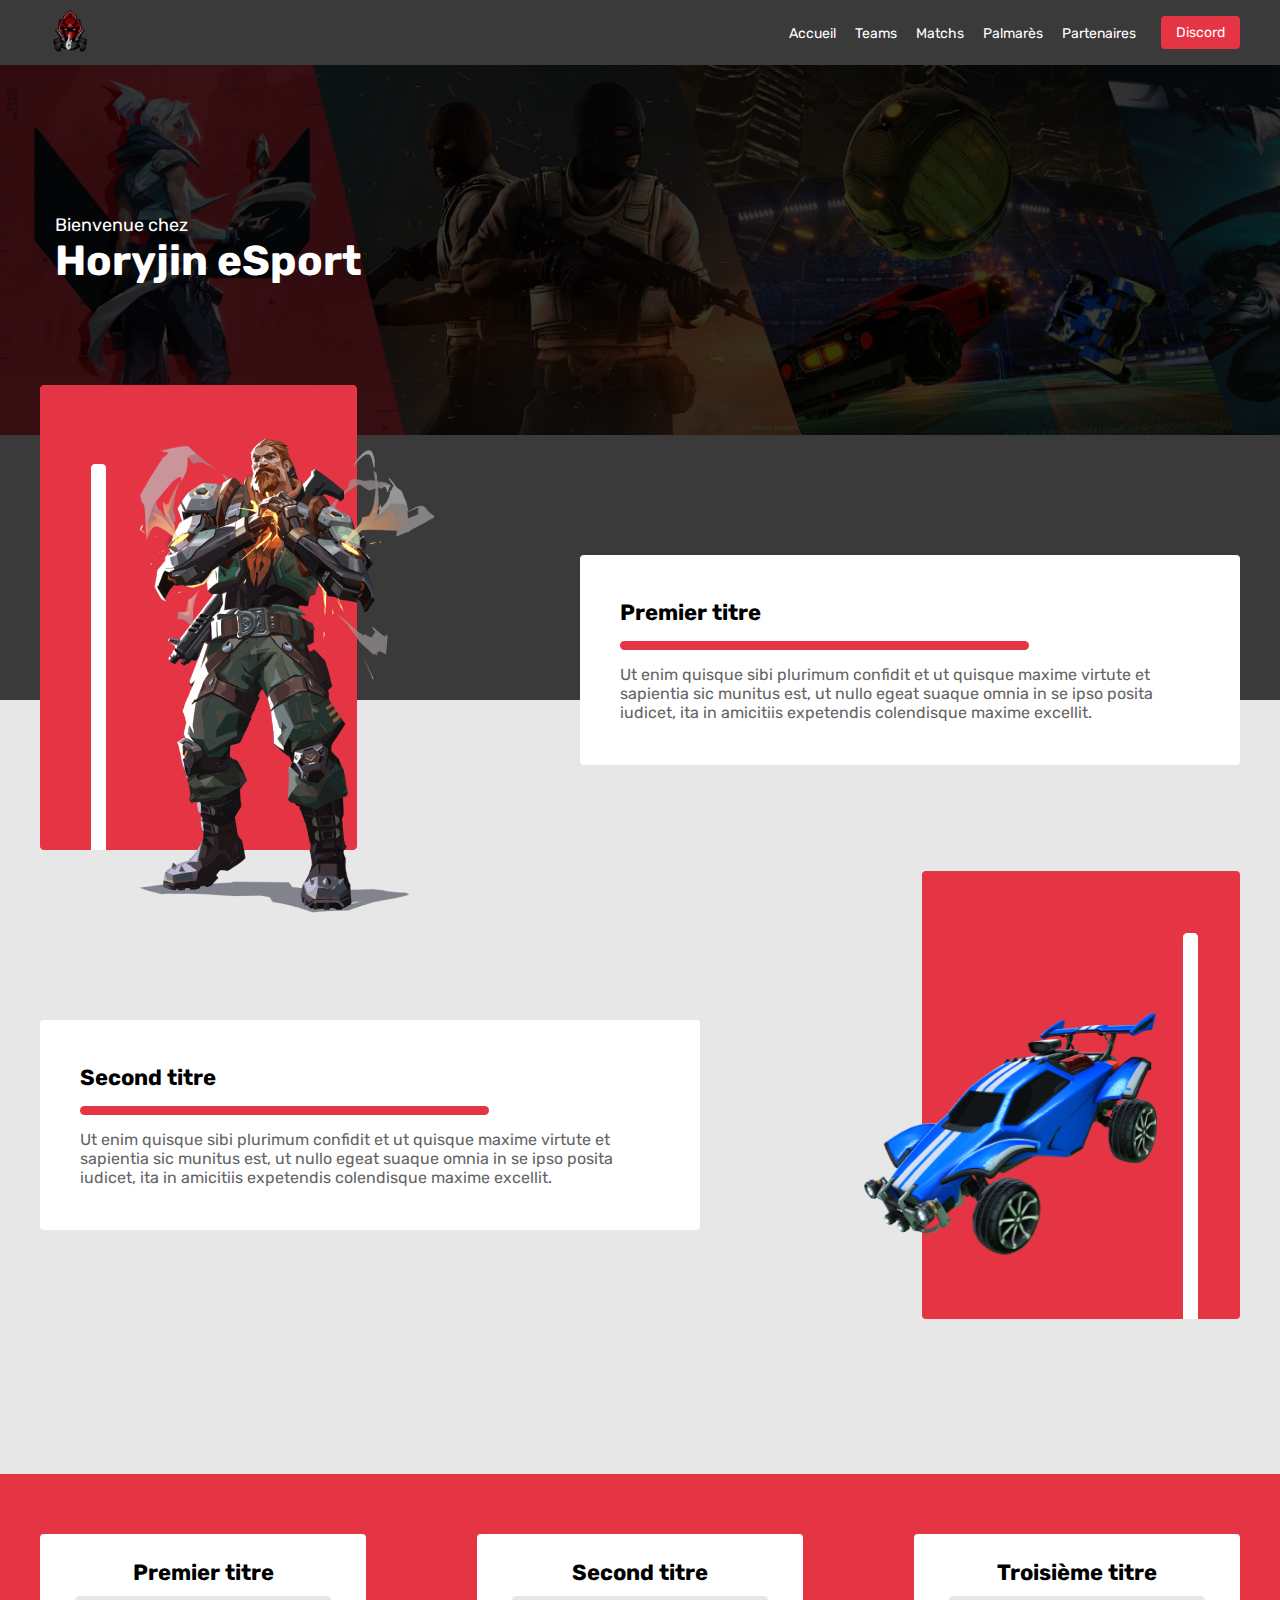
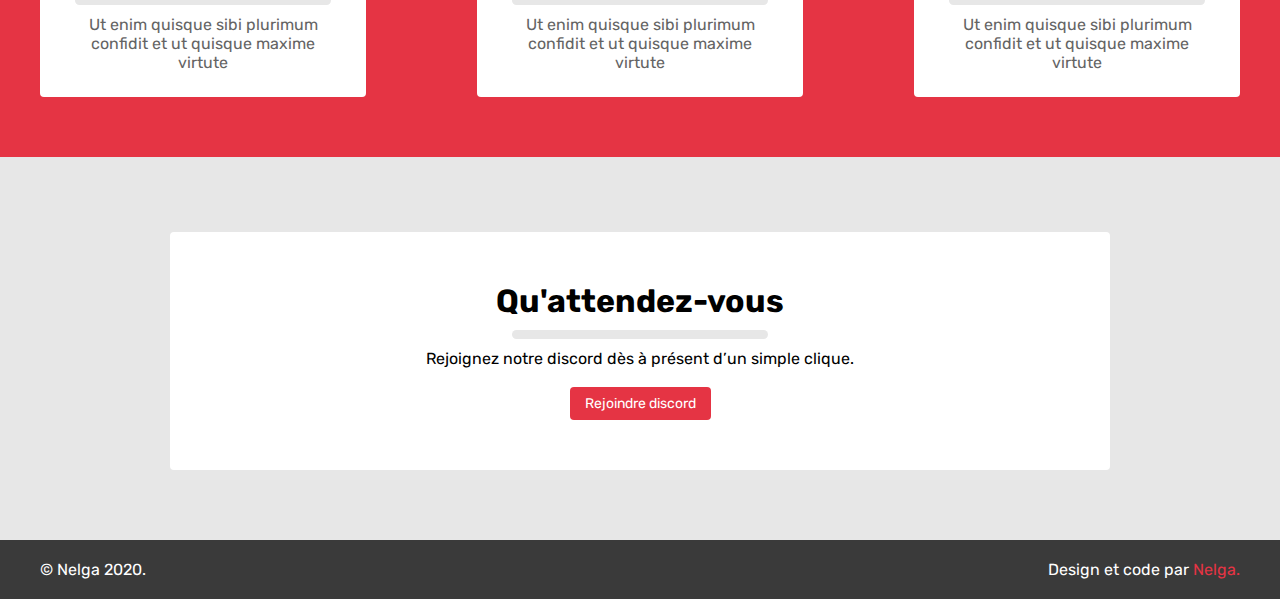
<file: index.html>
<!-- Code par Nelga | www.nelga.fr -->

<!DOCTYPE html>
<html lang="fr" dir="ltr">
  <head>
    <meta charset="utf-8">
    <title>Horyjin Esport - Communauté Multigaming</title>
    <link rel="stylesheet" href="css/master.css">
    <link rel="stylesheet" href="css/header.css">
    <link rel="stylesheet" href="css/main.css">
    <link rel="stylesheet" media="screen and (max-width: 1070px)" href="responsive/main-responsive.css" type="text/css" />
    <link rel="stylesheet" media="screen and (max-width: 670px)" href="responsive/nope.css" type="text/css" />
    <link href="https://fonts.googleapis.com/css2?family=Rubik&display=swap" rel="stylesheet">
  </head>
  <body>
    <div class="nope">
      <div class="nope-msg">
        <p>Mmm.. votre écran est trop petit pour voir le site correctement.</p>
      </div>
    </div>
    <header class="header">
      <div class="header-sizing">
        <div class="logo">
          <img src="images/logo.png" alt="Logo">
        </div>
        <div class="navbar">
          <div class="menu">
            <a href="index.html">Accueil</a>
            <a href="teams">Teams</a>
            <a href="matchs">Matchs</a>
            <a href="palmares">Palmarès</a>
            <a href="partenaires">Partenaires</a>
          </div>
          <div class="discord-btn">
            <a href="https://lien.fr/" class="d-btn">Discord</a>
          </div>
        </div>
      </div>
    </header>
    <main class="content">
      <div class="welcome-msg">
        <div class="text">
          <h4 class="w-msg-title">Bienvenue chez</h4>
          <h1 class="w-msg-black">Horyjin eSport</h1>
        </div>
      </div>
      <div class="line-black">
        <div class="line-black-sizing">
          <div class="hero-img">
            <img src="images/hero1.png" alt="">
          </div>
          <div class="hero-text">
            <div class="hero-text-content">
              <h3 class="hero-title">Premier titre</h3>
              <div class="hero-line"></div>
              <p class="hero-p">Ut enim quisque sibi plurimum confidit et ut quisque maxime virtute et sapientia sic munitus est, ut nullo egeat suaque omnia in se ipso posita iudicet, ita in amicitiis expetendis colendisque maxime excellit. </p>
            </div>
          </div>
        </div>
      </div>
      <div class="second-hero">
        <div class="line-black-sizing">
          <div class="hero-text">
            <div class="hero-text-content">
              <h3 class="hero-title">Second titre</h3>
              <div class="hero-line"></div>
              <p class="hero-p">Ut enim quisque sibi plurimum confidit et ut quisque maxime virtute et sapientia sic munitus est, ut nullo egeat suaque omnia in se ipso posita iudicet, ita in amicitiis expetendis colendisque maxime excellit. </p>
            </div>
          </div>
          <div class="hero-img">
            <img src="images/rkbanner.svg" alt="">
          </div>
        </div>
      </div>
      <div class="triple-argument">
        <div class="triple-sizing">
          <div class="argument-type">
            <h1 class="argument-title">Premier titre</h1>
            <div class="argument-line"></div>
            <p class="argument-p">Ut enim quisque sibi plurimum confidit et ut quisque maxime virtute </p>
          </div>
          <div class="argument-type">
            <h1 class="argument-title">Second titre</h1>
            <div class="argument-line"></div>
            <p class="argument-p">Ut enim quisque sibi plurimum confidit et ut quisque maxime virtute </p>
          </div>
          <div class="argument-type">
            <h1 class="argument-title">Troisième titre</h1>
            <div class="argument-line"></div>
            <p class="argument-p">Ut enim quisque sibi plurimum confidit et ut quisque maxime virtute </p>
          </div>
        </div>
      </div>
      <div class="join">
        <div class="join-sizing">
          <div class="join-box">
            <h1 class="join-title">Qu'attendez-vous</h1>
            <div class="argument-line"></div>
            <p class="join-p">Rejoignez notre discord dès à présent d’un simple clique.</p><br>
            <a href="lien discord" class="d-btn">Rejoindre discord</a>
          </div>
        </div>
      </div>
      <div class="footer-main">
        <div class="footer-sizing">
          <div class="copyright">
            <p class="copy-text">© Nelga 2020.</p>
          </div>
          <div class="author">
            <p class="copy-text">Design et code par <a href="https://www.nelga.fr/" class="author-link">Nelga.</a></p>
          </div>
        </div>
      </div>
    </main>
  </body>
</html>
</file>
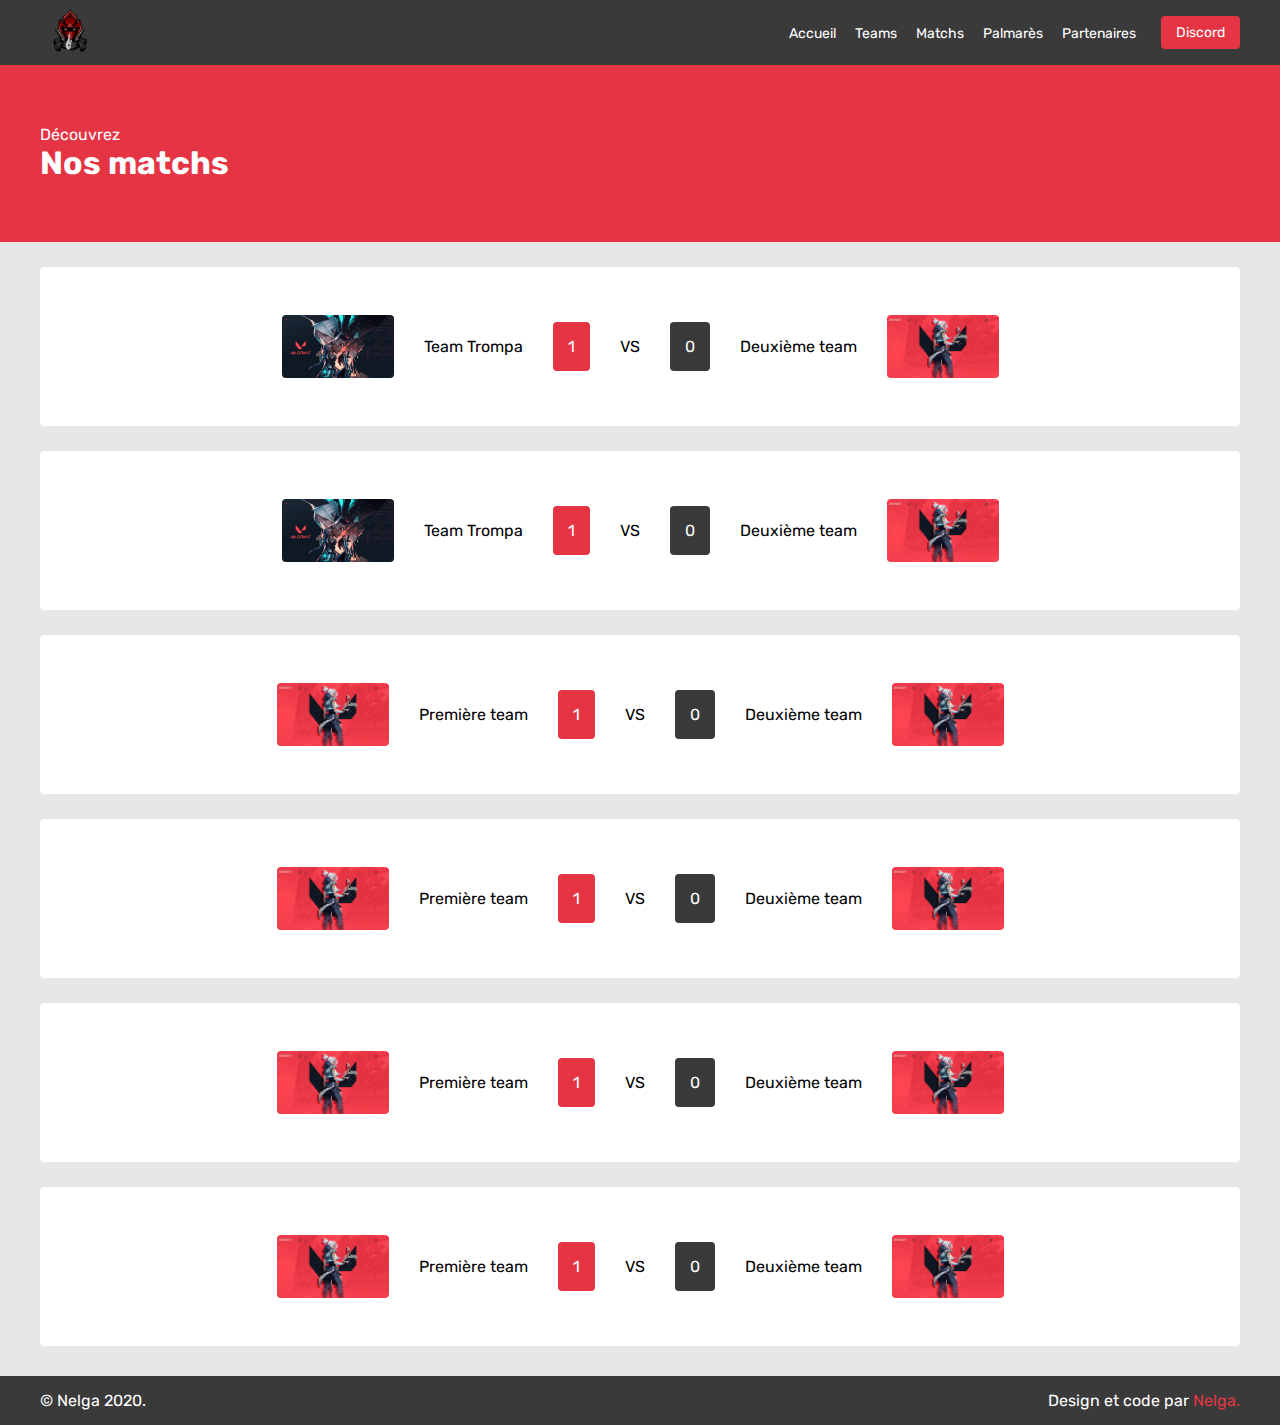
<file: matchs/index.html>
<!-- Code par Nelga | www.nelga.fr -->

<!DOCTYPE html>
<html lang="fr" dir="ltr">
  <head>
    <meta charset="utf-8">
    <title>Nos matchs</title>
    <link rel="stylesheet" href="../css/header.css">
    <link rel="stylesheet" href="../css/master.css">
    <link rel="stylesheet" href="../css/teams.css">
    <link rel="stylesheet" href="../css/matchs.css">
    <link rel="stylesheet" media="screen and (max-width: 860px)" href="../responsive/nope.css" type="text/css" />
    <link href="https://fonts.googleapis.com/css2?family=Rubik&display=swap" rel="stylesheet">
  </head>
  <body>
    <div class="nope">
      <div class="nope-msg">
        <p>Mmm.. votre écran est trop petit pour voir le site correctement.</p>
      </div>
    </div>
    <header class="header">
      <div class="header-sizing">
        <div class="logo">
          <img src="../images/logo.png" alt="Logo">
        </div>
        <div class="navbar">
          <div class="menu">
            <a href="../index.html">Accueil</a>
            <a href="../teams">Teams</a>
            <a href="../matchs">Matchs</a>
            <a href="../palmares">Palmarès</a>
            <a href="../partenaires">Partenaires</a>
          </div>
          <div class="discord-btn">
            <a href="D" class="d-btn">Discord</a>
          </div>
        </div>
      </div>
    </header>
    <main class="teams-main">
      <div class="teams-header">
        <div class="teams-header-sizing">
          <div class="teams-title">
            <p>Découvrez</p>
            <h1>Nos matchs</h1>
          </div>
        </div>
      </div>
    </main>

    <!-- Copier ici -->
    <div class="matchs">
      <div class="matchs-sizing">
        <div class="matchs-box">
          <img class="team-img" src="../images/valorant.jpg" alt="">
          <p class="matchs-name">Team Trompa</p>
          <div class="win">
            <p>1</p>
          </div>
          <p class="matchs-name">VS</p>
          <div class="lose">
            <p>0</p>
          </div>
          <p class="matchs-name">Deuxième team</p>
          <img class="team-img" src="../images/1073337.jpg" alt="">
        </div>
      </div>
    </div>
    <!-- Copier ici -->

    <!-- Copier ici -->
    <div class="matchs">
      <div class="matchs-sizing">
        <div class="matchs-box">
          <img class="team-img" src="../images/valorant.jpg" alt="">
          <p class="matchs-name">Team Trompa</p>
          <div class="win">
            <p>1</p>
          </div>
          <p class="matchs-name">VS</p>
          <div class="lose">
            <p>0</p>
          </div>
          <p class="matchs-name">Deuxième team</p>
          <img class="team-img" src="../images/1073337.jpg" alt="">
        </div>
      </div>
    </div>
    <!-- Copier ici -->

    <!-- Copier ici -->
    <div class="matchs">
      <div class="matchs-sizing">
        <div class="matchs-box">
          <img class="team-img" src="../images/1073337.jpg" alt="">
          <p class="matchs-name">Première team</p>
          <div class="win">
            <p>1</p>
          </div>
          <p class="matchs-name">VS</p>
          <div class="lose">
            <p>0</p>
          </div>
          <p class="matchs-name">Deuxième team</p>
          <img class="team-img" src="../images/1073337.jpg" alt="">
        </div>
      </div>
    </div>
    <!-- Copier ici -->

    <!-- Copier ici -->
    <div class="matchs">
      <div class="matchs-sizing">
        <div class="matchs-box">
          <img class="team-img" src="../images/1073337.jpg" alt="">
          <p class="matchs-name">Première team</p>
          <div class="win">
            <p>1</p>
          </div>
          <p class="matchs-name">VS</p>
          <div class="lose">
            <p>0</p>
          </div>
          <p class="matchs-name">Deuxième team</p>
          <img class="team-img" src="../images/1073337.jpg" alt="">
        </div>
      </div>
    </div>
    <!-- Copier ici -->

    <!-- Copier ici -->
    <div class="matchs">
      <div class="matchs-sizing">
        <div class="matchs-box">
          <img class="team-img" src="../images/1073337.jpg" alt="">
          <p class="matchs-name">Première team</p>
          <div class="win">
            <p>1</p>
          </div>
          <p class="matchs-name">VS</p>
          <div class="lose">
            <p>0</p>
          </div>
          <p class="matchs-name">Deuxième team</p>
          <img class="team-img" src="../images/1073337.jpg" alt="">
        </div>
      </div>
    </div>
    <!-- Copier ici -->

    <!-- Copier ici -->
    <div class="matchs">
      <div class="matchs-sizing">
        <div class="matchs-box">
          <img class="team-img" src="../images/1073337.jpg" alt="">
          <p class="matchs-name">Première team</p>
          <div class="win">
            <p>1</p>
          </div>
          <p class="matchs-name">VS</p>
          <div class="lose">
            <p>0</p>
          </div>
          <p class="matchs-name">Deuxième team</p>
          <img class="team-img" src="../images/1073337.jpg" alt="">
        </div>
      </div>
    </div>
    <!-- Copier ici -->



    <div class="footer">
      <div class="footer-team-sizing">
        <div class="copyright">
          <p class="copy-text">© Nelga 2020.</p>
        </div>
        <div class="author">
          <p class="copy-text">Design et code par <a href="https://www.nelga.fr/" class="author-link">Nelga.</a></p>
        </div>
      </div>
    </div>
  </body>
</html>
</file>
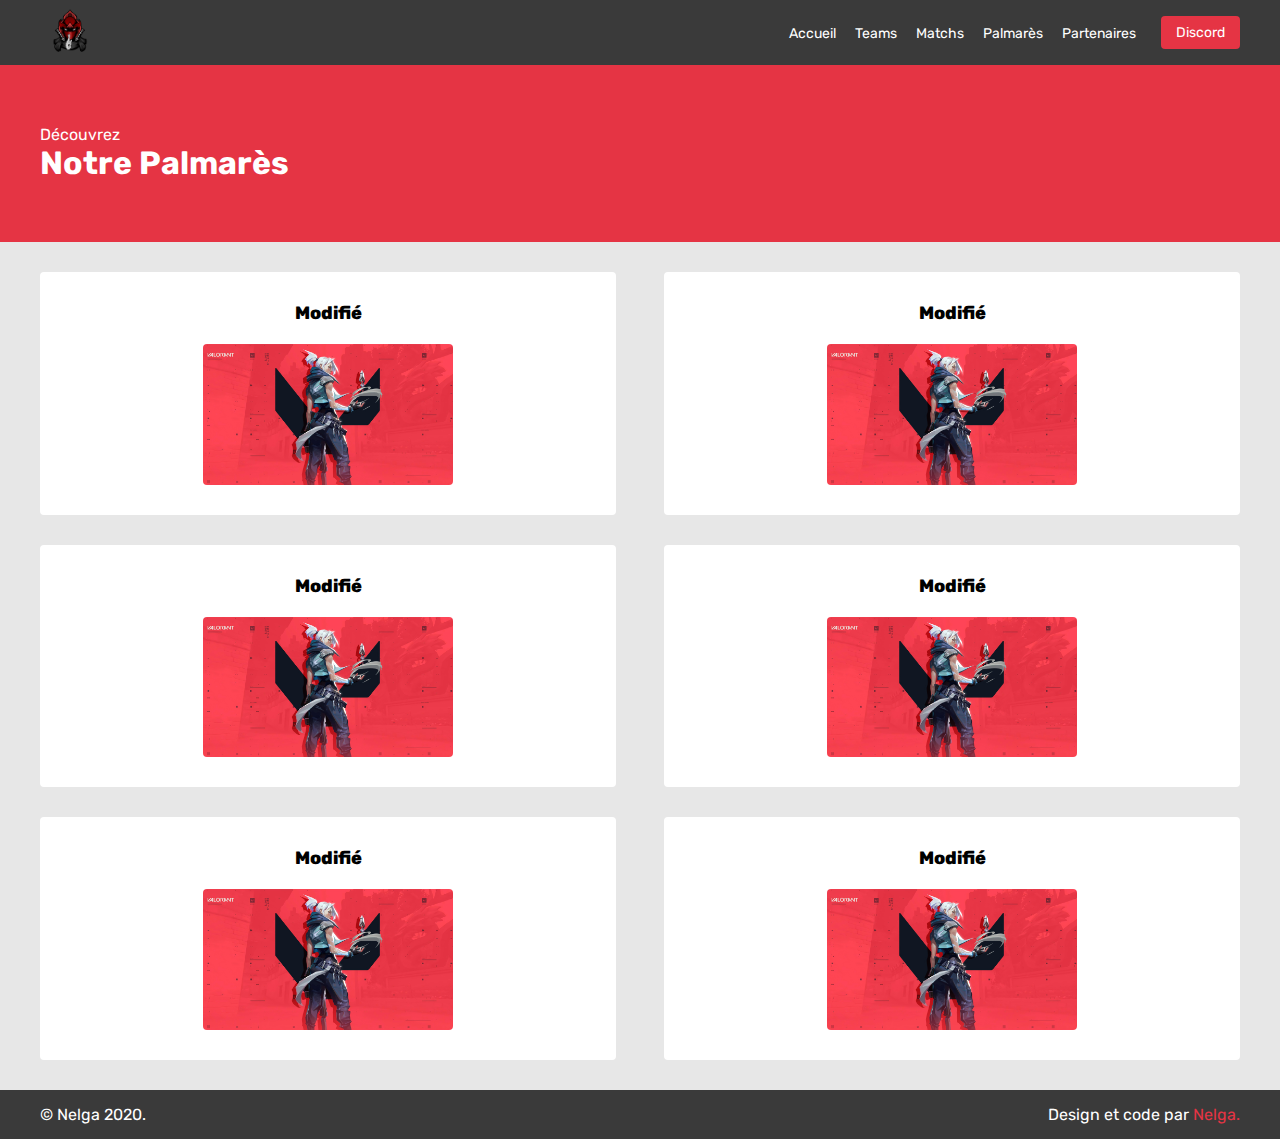
<file: palmares/index.html>
<!-- Code par Nelga | www.nelga.fr -->

<!DOCTYPE html>
<html lang="fr" dir="ltr">
  <head>
    <meta charset="utf-8">
    <title>Notre palmarès</title>
    <link rel="stylesheet" href="../css/header.css">
    <link rel="stylesheet" href="../css/master.css">
    <link rel="stylesheet" href="../css/teams.css">
    <link rel="stylesheet" href="../css/matchs.css">
    <link rel="stylesheet" href="../css/palmares.css">
    <link rel="stylesheet" media="screen and (max-width: 860px)" href="../responsive/nope.css" type="text/css" />
    <link href="https://fonts.googleapis.com/css2?family=Rubik&display=swap" rel="stylesheet">
  </head>
  <body>
    <div class="nope">
      <div class="nope-msg">
        <p>Mmm.. votre écran est trop petit pour voir le site correctement.</p>
      </div>
    </div>
    <header class="header">
      <div class="header-sizing">
        <div class="logo">
          <img src="../images/logo.png" alt="Logo">
        </div>
        <div class="navbar">
          <div class="menu">
            <a href="../index.html">Accueil</a>
            <a href="../teams">Teams</a>
            <a href="../matchs">Matchs</a>
            <a href="../palmares">Palmarès</a>
            <a href="../partenaires">Partenaires</a>
          </div>
          <div class="discord-btn">
            <a href="#" class="d-btn">Discord</a>
          </div>
        </div>
      </div>
    </header>
    <main class="teams-main">
      <div class="teams-header">
        <div class="teams-header-sizing">
          <div class="teams-title">
            <p>Découvrez</p>
            <h1>Notre Palmarès</h1>
          </div>
        </div>
      </div>
    </main>

    <div class="palmares">
      <div class="palmares-sizing">
        <!-- Copier ici -->
        <div class="palm-box">
          <p class="palm-title">Modifié</p>
          <img class="palm-img-size" src="../images/1073337.jpg" alt="">
        </div>
        <!-- Copier ici -->
        <!-- Copier ici -->
        <div class="palm-box">
          <p class="palm-title">Modifié</p>
          <img class="palm-img-size" src="../images/1073337.jpg" alt="">
        </div>
        <!-- Copier ici -->
        <!-- Copier ici -->
        <div class="palm-box">
          <p class="palm-title">Modifié</p>
          <img class="palm-img-size" src="../images/1073337.jpg" alt="">
        </div>
        <!-- Copier ici -->
        <!-- Copier ici -->
        <div class="palm-box">
          <p class="palm-title">Modifié</p>
          <img class="palm-img-size" src="../images/1073337.jpg" alt="">
        </div>
        <!-- Copier ici -->
        <!-- Copier ici -->
        <div class="palm-box">
          <p class="palm-title">Modifié</p>
          <img class="palm-img-size" src="../images/1073337.jpg" alt="">
        </div>
        <!-- Copier ici -->
        <!-- Copier ici -->
        <div class="palm-box">
          <p class="palm-title">Modifié</p>
          <img class="palm-img-size" src="../images/1073337.jpg" alt="">
        </div>
        <!-- Copier ici -->

      </div>
    </div>
    <div class="footer">
      <div class="footer-team-sizing">
        <div class="copyright">
          <p class="copy-text">© Nelga 2020.</p>
        </div>
        <div class="author">
          <p class="copy-text">Design et code par <a href="https://www.nelga.fr/" class="author-link">Nelga.</a></p>
        </div>
      </div>
    </div>
  </body>
</html>
</file>
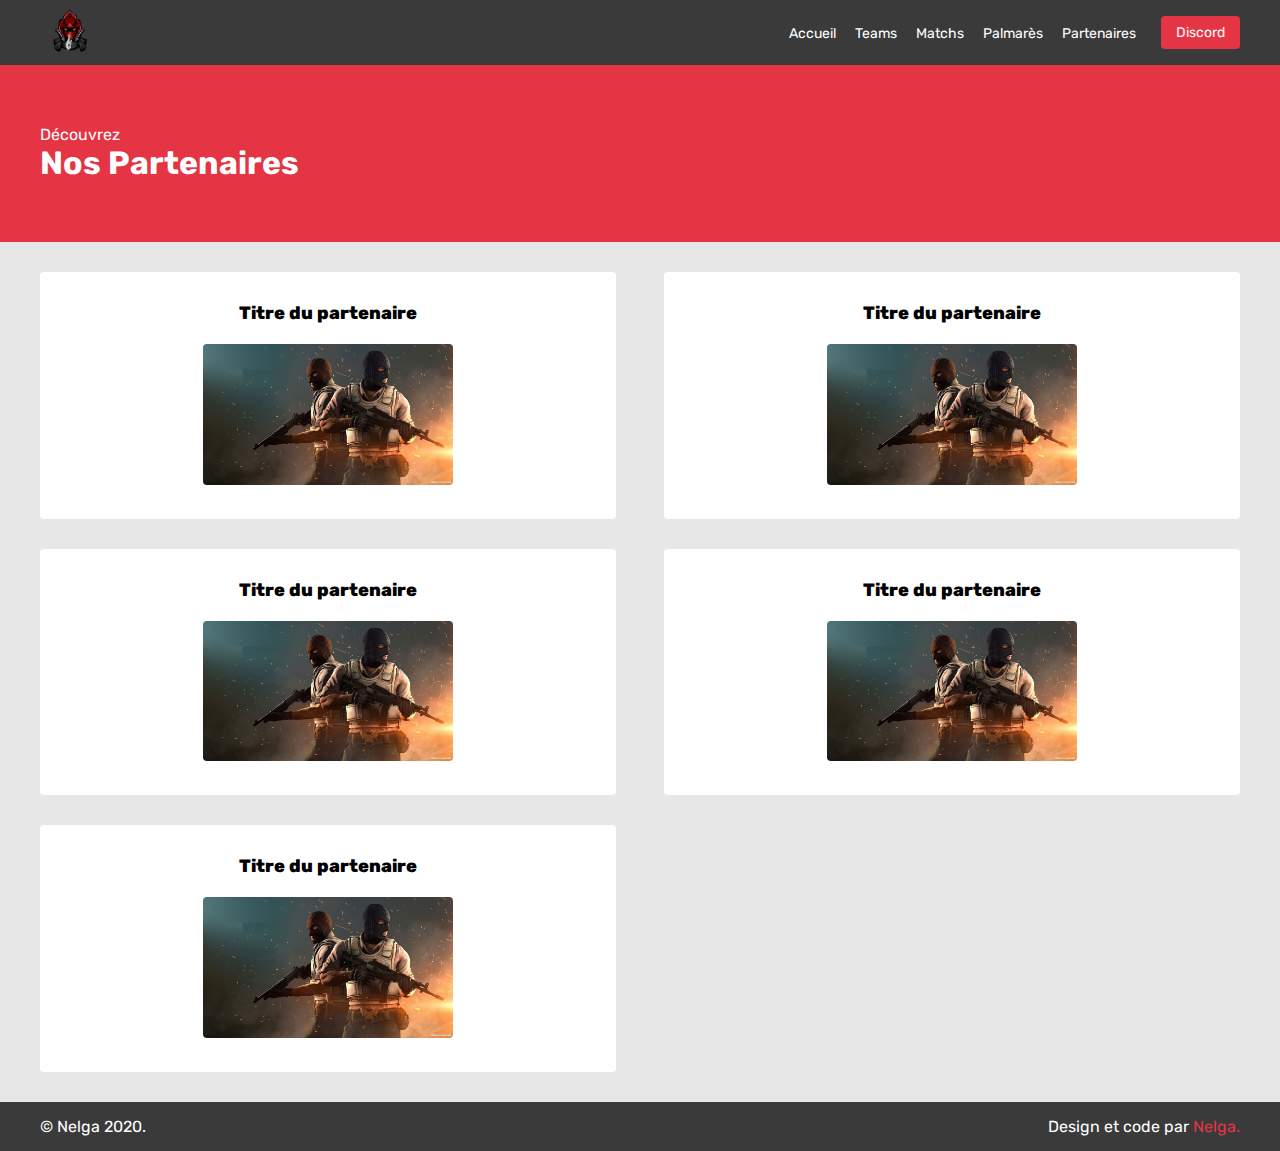
<file: partenaires/index.html>
<!-- Code par Nelga | www.nelga.fr -->

<!DOCTYPE html>
<html lang="fr" dir="ltr">
  <head>
    <meta charset="utf-8">
    <title>Notre palmarès</title>
    <link rel="stylesheet" href="../css/header.css">
    <link rel="stylesheet" href="../css/master.css">
    <link rel="stylesheet" href="../css/teams.css">
    <link rel="stylesheet" href="../css/matchs.css">
    <link rel="stylesheet" href="../css/palmares.css">
    <link rel="stylesheet" media="screen and (max-width: 860px)" href="../responsive/nope.css" type="text/css" />
    <link href="https://fonts.googleapis.com/css2?family=Rubik&display=swap" rel="stylesheet">
  </head>
  <body>
    <div class="nope">
      <div class="nope-msg">
        <p>Mmm.. votre écran est trop petit pour voir le site correctement.</p>
      </div>
    </div>
    <header class="header">
      <div class="header-sizing">
        <div class="logo">
          <img src="../images/logo.png" alt="Logo">
        </div>
        <div class="navbar">
          <div class="menu">
            <a href="../index.html">Accueil</a>
            <a href="../teams">Teams</a>
            <a href="../matchs">Matchs</a>
            <a href="../palmares">Palmarès</a>
            <a href="../partenaires">Partenaires</a>
          </div>
          <div class="discord-btn">
            <a href="#" class="d-btn">Discord</a>
          </div>
        </div>
      </div>
    </header>
    <main class="teams-main">
      <div class="teams-header">
        <div class="teams-header-sizing">
          <div class="teams-title">
            <p>Découvrez</p>
            <h1>Nos Partenaires</h1>
          </div>
        </div>
      </div>
    </main>

    <div class="palmares">
      <div class="palmares-sizing">
        <!-- Copier ici -->
        <div class="palm-box">
          <p class="palm-title">Titre du partenaire</p>
          <a href="https://www.google.fr">
            <img class="palm-img-size" src="../images/csgo.jpg" alt="">
          </a>
        </div>
        <!-- Copier ici -->
        <!-- Copier ici -->
        <div class="palm-box">
          <p class="palm-title">Titre du partenaire</p>
          <a href="#">
            <img class="palm-img-size" src="../images/csgo.jpg" alt="">
          </a>
        </div>
        <!-- Copier ici -->
        <!-- Copier ici -->
        <div class="palm-box">
          <p class="palm-title">Titre du partenaire</p>
          <a href="#">
            <img class="palm-img-size" src="../images/csgo.jpg" alt="">
          </a>
        </div>
        <!-- Copier ici -->
        <!-- Copier ici -->
        <div class="palm-box">
          <p class="palm-title">Titre du partenaire</p>
          <a href="#">
            <img class="palm-img-size" src="../images/csgo.jpg" alt="">
          </a>
        </div>
        <!-- Copier ici -->
        <!-- Copier ici -->
        <div class="palm-box">
          <p class="palm-title">Titre du partenaire</p>
          <a href="#">
            <img class="palm-img-size" src="../images/csgo.jpg" alt="">
          </a>
        </div>
        <!-- Copier ici -->
      </div>
    </div>
    <div class="footer">
      <div class="footer-team-sizing">
        <div class="copyright">
          <p class="copy-text">© Nelga 2020.</p>
        </div>
        <div class="author">
          <p class="copy-text">Design et code par <a href="https://www.nelga.fr/" class="author-link">Nelga.</a></p>
        </div>
      </div>
    </div>
  </body>
</html>
</file>
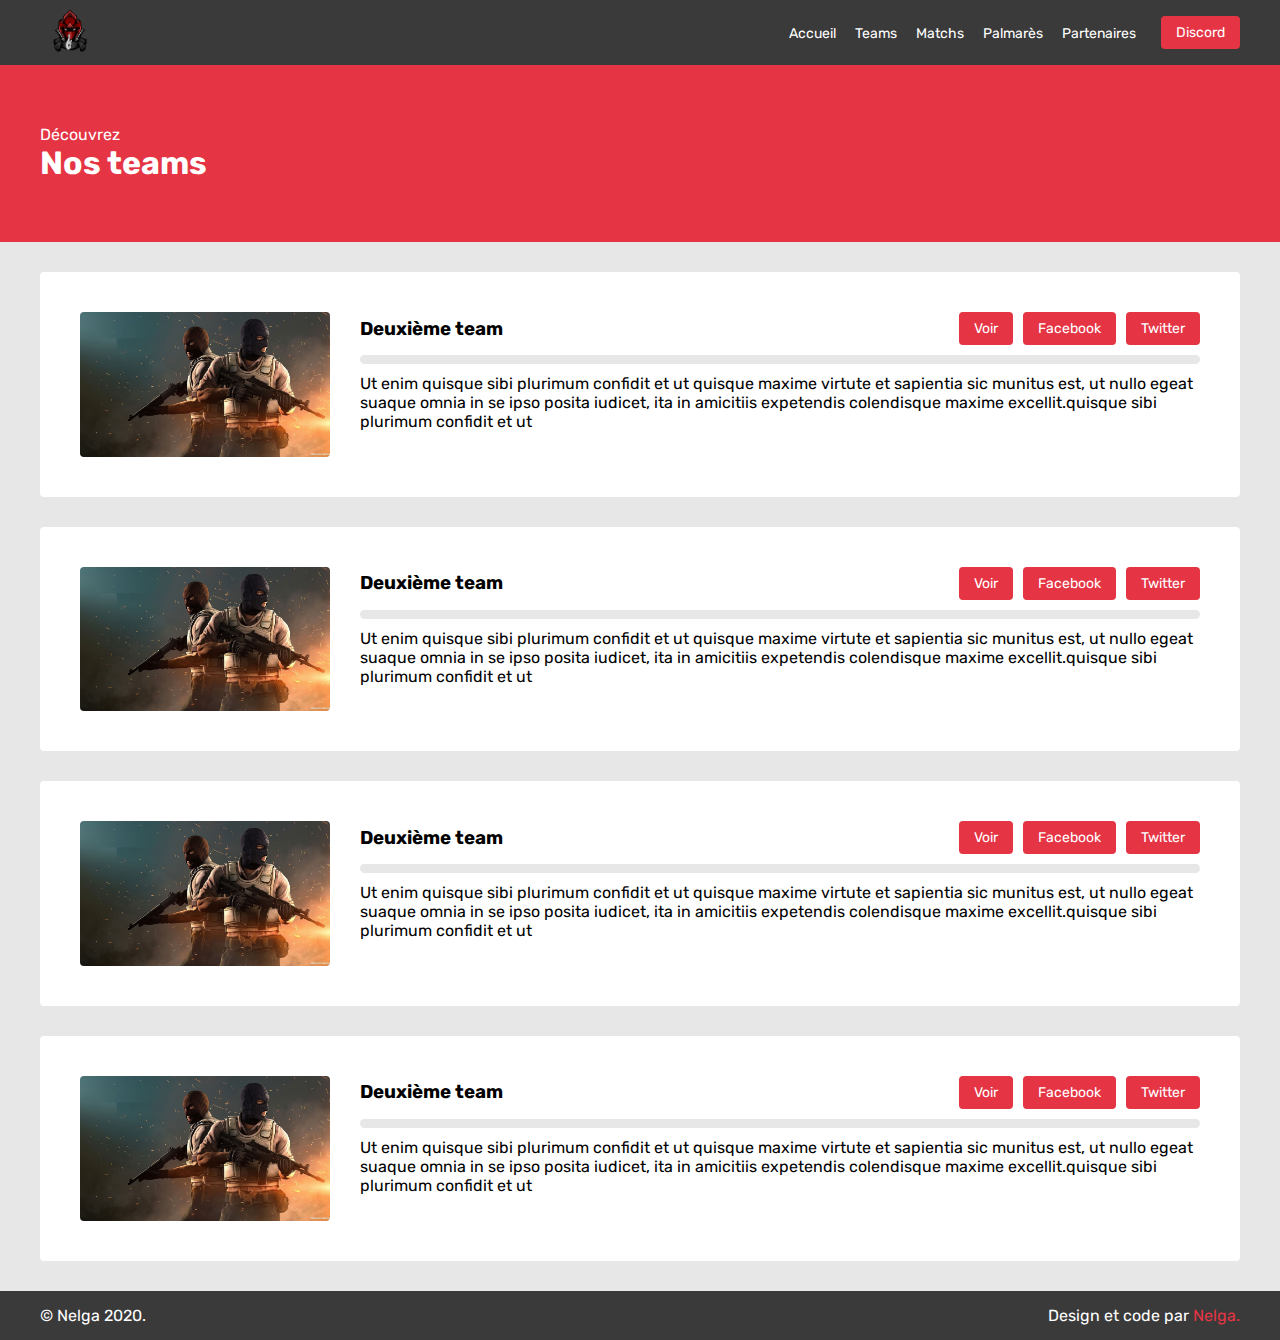
<file: teams/index.html>
<!-- Code par Nelga | www.nelga.fr -->

<!DOCTYPE html>
<html lang="fr" dir="ltr">
  <head>
    <meta charset="utf-8">
    <title>Nos teams</title>
    <link rel="stylesheet" href="../css/header.css">
    <link rel="stylesheet" href="../css/master.css">
    <link rel="stylesheet" href="../css/teams.css">
    <link rel="stylesheet" media="screen and (max-width: 860px)" href="../responsive/nope.css" type="text/css" />
    <link href="https://fonts.googleapis.com/css2?family=Rubik&display=swap" rel="stylesheet">
  </head>
  <body>
    <div class="nope">
      <div class="nope-msg">
        <p>Mmm.. votre écran est trop petit pour voir le site correctement.</p>
      </div>
    </div>
    <header class="header">
      <div class="header-sizing">
        <div class="logo">
          <img src="../images/logo.png" alt="Logo">
        </div>
        <div class="navbar">
          <div class="menu">
            <a href="../index.html">Accueil</a>
            <a href="../teams">Teams</a>
            <a href="../matchs">Matchs</a>
            <a href="../palmares">Palmarès</a>
            <a href="../partenaires">Partenaires</a>
          </div>
          <div class="discord-btn">
            <a href="#" class="d-btn">Discord</a>
          </div>
        </div>
      </div>
    </header>
    <main class="teams-main">
      <div class="teams-header">
        <div class="teams-header-sizing">
          <div class="teams-title">
            <p>Découvrez</p>
            <h1>Nos teams</h1>
          </div>
        </div>
      </div>

      <div class="teams">
        <div class="teams-sizing">

          <!-- Copier-coller entre ces deux balises -->
          <div class="teams-info">
            <div class="team-picture">
              <img src="../images/csgo.jpg" class="team-pic" alt="">
            </div>
            <div class="team-info">
              <div class="team-name-btn">
                <div>
                  <h3>Deuxième team</h3>
                </div>
                <div class="team-btn">
                  <a href="#" class="d-btn">Voir</a>
                  <a href="#" class="d-btn">Facebook</a>
                  <a href="#" class="d-btn">Twitter</a>
                </div>
              </div>
              <div class="team-line"></div>
              <p>
                  Ut enim quisque sibi plurimum confidit et ut quisque maxime virtute et sapientia sic munitus est,
                  ut nullo egeat suaque omnia in se ipso posita iudicet, ita in amicitiis expetendis colendisque maxime excellit.quisque sibi plurimum confidit et ut
              </p>
            </div>
          </div>
          <!-- Copier-coller entre ces deux balises -->

          <!-- Copier-coller entre ces deux balises -->
          <div class="teams-info">
            <div class="team-picture">
              <img src="../images/csgo.jpg" class="team-pic" alt="">
            </div>
            <div class="team-info">
              <div class="team-name-btn">
                <div>
                  <h3>Deuxième team</h3>
                </div>
                <div class="team-btn">
                  <a href="#" class="d-btn">Voir</a>
                  <a href="#" class="d-btn">Facebook</a>
                  <a href="#" class="d-btn">Twitter</a>
                </div>
              </div>
              <div class="team-line"></div>
              <p>
                  Ut enim quisque sibi plurimum confidit et ut quisque maxime virtute et sapientia sic munitus est,
                  ut nullo egeat suaque omnia in se ipso posita iudicet, ita in amicitiis expetendis colendisque maxime excellit.quisque sibi plurimum confidit et ut
              </p>
            </div>
          </div>
          <!-- Copier-coller entre ces deux balises -->

          <!-- Copier-coller entre ces deux balises -->
          <div class="teams-info">
            <div class="team-picture">
              <img src="../images/csgo.jpg" class="team-pic" alt="">
            </div>
            <div class="team-info">
              <div class="team-name-btn">
                <div>
                  <h3>Deuxième team</h3>
                </div>
                <div class="team-btn">
                  <a href="#" class="d-btn">Voir</a>
                  <a href="#" class="d-btn">Facebook</a>
                  <a href="#" class="d-btn">Twitter</a>
                </div>
              </div>
              <div class="team-line"></div>
              <p>
                  Ut enim quisque sibi plurimum confidit et ut quisque maxime virtute et sapientia sic munitus est,
                  ut nullo egeat suaque omnia in se ipso posita iudicet, ita in amicitiis expetendis colendisque maxime excellit.quisque sibi plurimum confidit et ut
              </p>
            </div>
          </div>
          <!-- Copier-coller entre ces deux balises -->

          <!-- Copier-coller entre ces deux balises -->
          <div class="teams-info">
            <div class="team-picture">
              <img src="../images/csgo.jpg" class="team-pic" alt="">
            </div>
            <div class="team-info">
              <div class="team-name-btn">
                <div>
                  <h3>Deuxième team</h3>
                </div>
                <div class="team-btn">
                  <a href="#" class="d-btn">Voir</a>
                  <a href="#" class="d-btn">Facebook</a>
                  <a href="#" class="d-btn">Twitter</a>
                </div>
              </div>
              <div class="team-line"></div>
              <p>
                  Ut enim quisque sibi plurimum confidit et ut quisque maxime virtute et sapientia sic munitus est,
                  ut nullo egeat suaque omnia in se ipso posita iudicet, ita in amicitiis expetendis colendisque maxime excellit.quisque sibi plurimum confidit et ut
              </p>
            </div>
          </div>
          <!-- Copier-coller entre ces deux balises -->

        </div>
      </div>
    </main>

    <div class="footer">
      <div class="footer-team-sizing">
        <div class="copyright">
          <p class="copy-text">© Nelga 2020.</p>
        </div>
        <div class="author">
          <p class="copy-text">Design et code par <a href="https://www.nelga.fr/" class="author-link">Nelga.</a></p>
        </div>
      </div>
    </div>

  </body>
</html>
</file>
<file: css/master.css>
/* Code par Nelga | www.nelga.fr */

* {
  margin: 0;
  font-family: 'Rubik', sans-serif;
}

body {
  background-color: #E7E7E7;
}

.nope {
  display: none;
}
</file>
<file: css/header.css>
/* Code par Nelga | www.nelga.fr */

.header-sizing {
  width: 1200px;
  display: flex;
  justify-content: space-between;
  margin-left: 30px;
  margin-right: 30px;
}

.header {
  background-color: #3A3A3A;
  width: 100%;
  height: 65px;
  display: flex;
  align-items: center;
  justify-content: center;
}

.logo {
  width: 100px;
}
.logo img {
  padding-top: 6px;
  width: 60%;
}

.navbar {
  display: flex;
  align-items: center;
}

.menu {
  margin-right: 10px;
}

.menu a {
  text-decoration: none;
  color: white;
  padding-right: 15px;
  font-size: 14px;
}

.menu a:hover {
  color: #E53444;
  transition: 0.3s;
}

.d-btn {
  display: flex;
  justify-content: center;
  align-items: center;
  padding: 8px 15px 8px 15px;
  background-color: #E53444;
  border-radius: 4px;
  text-decoration: none;
  color: white;
  font-size: 14px;
}

.d-btn:hover {
  background-color: #bc2532;
  transition: 0.3s;
}
</file>
<file: css/main.css>
/* Code par Nelga | www.nelga.fr */

.welcome-msg {
  display: flex;
  justify-content: center;
  background-image: url('../images/banner3.png');
  background-size: cover;
  width: 100%;
  height: 370px;
  max-height: 370px;
  object-fit: cover;
  align-items: center;
}

.text {
  display: flex;
  flex-direction: column;
  justify-content: space-between;
  width: 1200px;
  margin-left: 30px;
}

.w-msg-title {
  color: white;
  font-size: 18px;
  font-weight: normal;
}

.w-msg-black {
  color: white;
  font-size: 42px;
}

.line-black {
  width: 100%;
  height: 265px;
  max-height: 265px;
  background-color: #3A3A3A;
  display: flex;
  justify-content: center;
}

.hero-text {
  background-color: white;
  padding: 40px;
  width: 580px;
  height: 130px;
  display: flex;
  align-items: center;
  border-radius: 4px;
  position: relative;
  top: 120px;
}

.line-black-sizing {
  display: flex;
  justify-content: space-between;
  width: 1200px;
  margin-left: 30px;
  margin-right: 30px;
}

.hero-line {
  background-color: #e53444;
  height: 9px;
  width: 409px;
  border-radius: 8px;
  margin-top: 15px;
  margin-bottom: 15px;
}

.hero-title {
  font-size: 22px;
}

.hero-p {
  color: #646464;
}

.hero-img {
  position: relative;
  top: -50px;
}

.second-hero {
  display: flex;
  justify-content: center;
  position: relative;
  top: 200px;
}

.triple-argument {
  display: flex;
  justify-content: center;
  background-color: #E53444;
  padding-top: 60px;
  padding-bottom: 60px;
  position: relative;
  top: 250px;
}

.triple-sizing {
  display: flex;
  justify-content: space-between;
  width: 1200px;
  margin-left: 30px;
  margin-right: 30px;
}

.argument-type {
  background-color: white;
  padding: 25px;
  border-radius: 4px;
  display: flex;
  flex-direction: column;
  justify-content: center;
  align-items: center;
  text-align: center;
}

.triple-sizing div:nth-child(2n) {
  margin-left: 10px;
  margin-right: 10px;
}

.argument-title {
  font-size: 22px;
}

.argument-p {
  color: #646464;
  width: 236px;
}

.argument-line {
  background-color: #E7E7E7;
  height: 9px;
  width: 256px;
  border-radius: 6px;
  margin-top: 10px;
  margin-bottom: 10px;
}

.join {
  display: flex;
  justify-content: center;
  position: relative;
  top: 245px;
}

.join-sizing {
  display: flex;
  justify-content: center;
  width: 1200px;
  margin-left: 30px;
  margin-right: 30px;
}

.join-box {
  background-color: white;
  padding: 50px;
  border-radius: 4px;
  position: relative;
  top: 80px;
  width: 70%;
  display: flex;
  flex-direction: column;
  justify-content: center;
  align-items: center;
  text-align: center;
  margin-bottom: 75px;
}

.footer-main {
  position: relative;
  top: 320px;
  display: flex;
  justify-content: center;
  background-color: #3A3A3A;
}

.footer-sizing {
  width: 1200px;
  display: flex;
  justify-content: space-between;
  padding-top: 20px;
  padding-bottom: 20px;
  margin-left: 30px;
  margin-right: 30px;
}

.copy-text {
  color: white;
}

.author-link {
  color: #E53444;
  text-decoration: none;
}
</file>
<file: responsive/main-responsive.css>
.welcome-msg {
  display: flex;
  justify-content: center;
  text-align: center;
}

.hero-img {
  display: none;
}

.line-black-sizing {
  display: flex;
  justify-content: center;
}

.second-hero {
  position: relative;
  top: 0;
}

.triple-sizing {
  display: flex;
  flex-direction: column;
  justify-content: center;
  align-items: center;
}

.triple-sizing div:nth-child(2n) {
  margin-left: 0;
  margin-right: 0;
}

.argument-type {
  margin-top: 10px;
  margin-bottom: 10px;
  width: 350px;
}
</file>
<file: responsive/nope.css>
.header, .content {
  display: none;
}

.nope {
  display: flex;
}

.nope-msg {
  display: flex;
}

.teams-main {
  display: none;
}

.footer {
  display: none;
}

.matchs {
  display: none;
}

.palmares {
  display: none;
}
</file>
<file: css/teams.css>
/* Code par Nelga | www.nelga.fr */

.teams-header {
  display: flex;
  justify-content: center;
  background-color: #E53444;
}

.teams-header-sizing {
  width: 1200px;
  margin-left: 30px;
  margin-right: 30px;
}

.teams-title {
  padding-top: 60px;
  padding-bottom: 60px;
}

.teams-title p, h1 {
  color: white;
}

.teams {
  display: flex;
  justify-content: center;
}

.teams-sizing {
  display: flex;
  flex-direction: column;
  width: 1200px;
  margin-left: 30px;
  margin-right: 30px;
}

.teams-info {
  background-color: white;
  border-radius: 4px;
  padding: 40px;
  display: flex;
  margin-top: 30px;
}

.team-info {
  margin-left: 30px;
}

.team-pic {
  height: 100%;
  width: 250px;
  object-fit: cover;
  border-radius: 4px;
}

.team-name-btn {
  display: flex;
  align-items: center;
  justify-content: space-between;
}

.team-btn {
  display: flex;
}

.team-btn a{
  margin-left: 10px;
}

.team-line {
  width: 100%;
  height: 9px;
  background-color: #E7E7E7;
  border-radius: 6px;
  margin-top: 10px;
  margin-bottom: 10px;
}

.footer {
  display: flex;
  justify-content: center;
  background-color: #3A3A3A;
  margin-top: 30px;
}

.footer-team-sizing {
  width: 1200px;
  margin-left: 30px;
  margin-right: 30px;
  display: flex;
  justify-content: space-between;
  align-items: center;
  padding-top: 15px;
  padding-bottom: 15px;
}

.footer-team-sizing p {
  color: white;
}

.footer-team-sizing a {
  color: #E53444;
  text-decoration: none;
}
</file>
<file: css/matchs.css>
.matchs-sizing {
  display: flex;
  justify-content: center;
  width: 1200px;
  max-width: 1200px;
  margin-left: 30px;
  margin-right: 30px;
}

.matchs {
  display: flex;
  justify-content: center;
}

.matchs-box {
  background-color: #FFF;
  display: flex;
  justify-content: center;
  align-items: center;
  padding: 40px;
  margin-top: 25px;
  border-radius: 4px;
}

.team-img {
  width: 10%;
  border-radius: 4px;
}

.matchs-name {
  padding: 30px;
}

.lose {
  background-color: #3A3A3A;
  padding: 15px;
  border-radius: 4px;
  color: white;
}

.win {
  background-color: #E53444;
  padding: 15px;
  border-radius: 4px;
  color: white;
}
</file>
<file: css/palmares.css>
.palm-img-size {
  width: 250px;
  object-fit: cover;
  border-radius: 4px;
}

.palmares {
  display: flex;
  justify-content: center;
  margin-left: 30px;
  margin-right: 30px;
}

.palmares-sizing {
  display: flex;
  justify-content: space-between;
  flex-wrap: wrap;
  width: 1200px;
  max-width: 1200px;
}

.palm-box {
  background-color: #fff;
  display: flex;
  flex-direction: column;
  justify-content: center;
  align-items: center;
  width: 48%;
  margin-top: 30px;
  border-radius: 4px;
  padding-top: 30px;
  padding-bottom: 30px;
}

.palm-title {
  font-size: 18px;
  font-weight: 800;
  margin-bottom: 20px;
}
</file>
